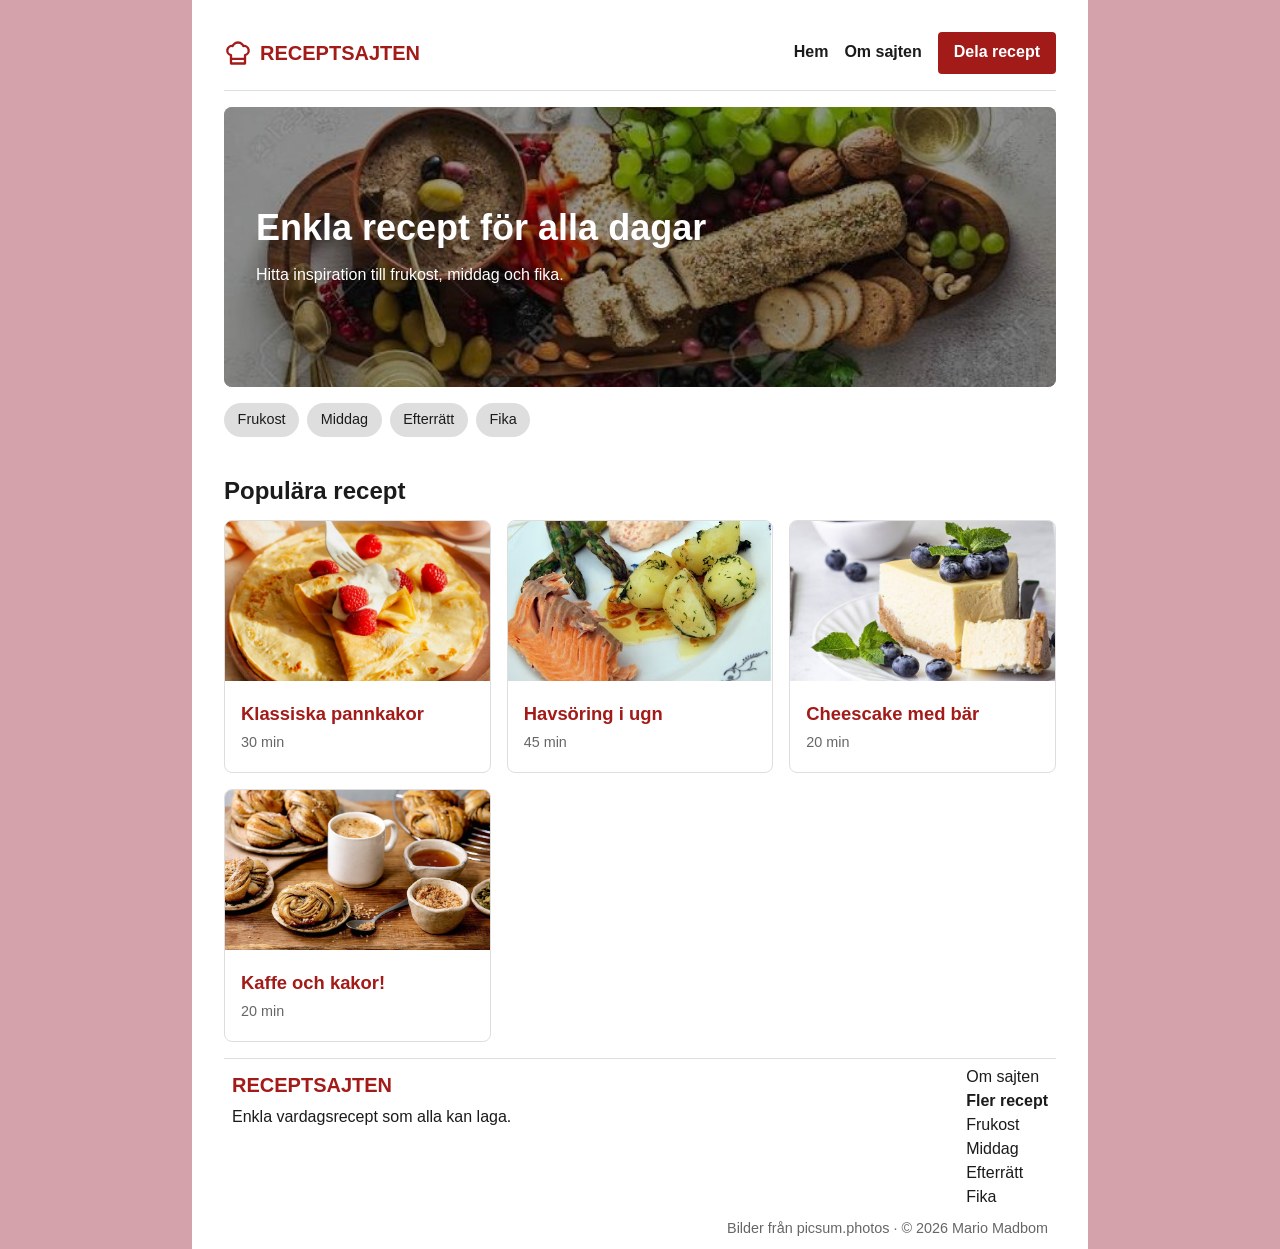
<file: index.html>
<!DOCTYPE html>
<html lang="sv">
  <head>
    <meta charset="UTF-8">
    <meta name="viewport" content="width=device-width, initial-scale=1.0">
    <title>Receptsajten – Enkla vardagsrecept</title>
    <link rel="stylesheet" type="text/css" href="https://seasonal-css.incoherency.co.uk/seasonal.css">
    <link rel="stylesheet" href="styles.css">
  </head>
  <body>
    <!-- Skip link -->
    <a href="#main-content" class="skip-link">Hoppa till huvudinnehåll</a>
    <div class="content-wrapper">
      <header class="site-header">

        <a class="logo">
        <svg width="28" height="28" viewBox="0 0 24 24" fill="none" stroke="currentColor" stroke-width="2" stroke-linecap="round" stroke-linejoin="round" aria-hidden="true">
          <path d="M6 13.87A4 4 0 0 1 7.41 6a5.11 5.11 0 0 1 1.05-1.54 5 5 0 0 1 7.08 0A5.11 5.11 0 0 1 16.59 6 4 4 0 0 1 18 13.87V21H6Z"/>
          <line x1="6" y1="17" x2="18" y2="17"/>
        </svg>
        <span>RECEPT<strong>SAJTEN</strong></span></a>

        <nav aria-label="Huvudmeny">
          <a href="index.html">Hem</a>
          <a href="#">Om sajten</a>
          <a href="dela-recept.html" class="button">Dela recept</a>
        </nav>
      </header>

      <main id="main-content" tabindex="-1">
        <!-- Site-sektion (Bild med rubrik ovanpå) -->
        <section class="site" aria-labelledby="site-rubrik">
          <img src="Image/bild4.jfif" alt="Matbord med frukost och kaffe">
          <div class="site-overlay">
            <h1 id="site-rubrik">Enkla recept för alla dagar</h1>
            <p>Hitta inspiration till frukost, middag och fika.</p>
          </div>
        </section>

        <nav class="dish-list" aria-label="Kategorier">
          <a href="#" class="dish">Frukost</a>
          <a href="#" class="dish">Middag</a>
          <a href="#" class="dish">Efterrätt</a>
          <a href="#" class="dish">Fika</a>
        </nav>

        <!-- Receptkort -->
        <section aria-labelledby="populara-rubrik">
          <h2 id="populara-rubrik">Populära recept</h2>
          <div class="recipe-grid">
            
            <!-- Kort 1 -->
            <article class="recipe-card">
              <img src="Image/bild1.jpg" alt="Nygräddade pannkakor">
              <div class="card-content">
                <h3><a href="pannkakor.html">Klassiska pannkakor</a></h3>
                <p class="meta">30 min</p>
              </div>
            </article>

            <!-- Kort 2 -->
            <article class="recipe-card">
              <img src="Image/bild5.jpg" alt="Havsöring i ugn">
              <div class="card-content">
                <h3><a href="#">Havsöring i ugn</a></h3>
                <p class="meta">45 min</p>
              </div>
            </article>

            <!-- Kort 3 -->
            <article class="recipe-card">
              <img src="Image/bild6.jfif" alt="Cheescake med bär">
              <div class="card-content">
                <h3><a href="#">Cheescake med bär</a></h3>
                <p class="meta">20 min</p>
              </div>
            </article>

            <!-- Kort 4 -->
            <article class="recipe-card">
              <img src="Image/bild7.jpg" alt="Kaffe och kakor">
              <div class="card-content">
                <h3><a href="#">Kaffe och kakor!</a></h3>
                <p class="meta">20 min</p>
              </div>
            </article>

          </div>
        </section>
      </main>
      
      <footer>
      <div class="footer-left">
        <a href="index.html" class="logo">
          <span>RECEPT<strong>SAJTEN</strong></span>
        </a>
        <p>Enkla vardagsrecept som alla kan laga.</p>
      </div>

      <div class="footer-right">
        <a href="#">Om sajten</a>
        <p class="footer-heading">Fler recept</p>
        <a href="#" class="dish">Frukost</a>
        <a href="#" class="dish">Middag</a>
        <a href="#" class="dish">Efterrätt</a>
        <a href="#" class="dish">Fika</a>
      </div>

      <p class="footer-credits">Bilder från picsum.photos · © 2026 Mario Madbom</p>
    </footer>
    </div>
  </body>
</html>
</file>
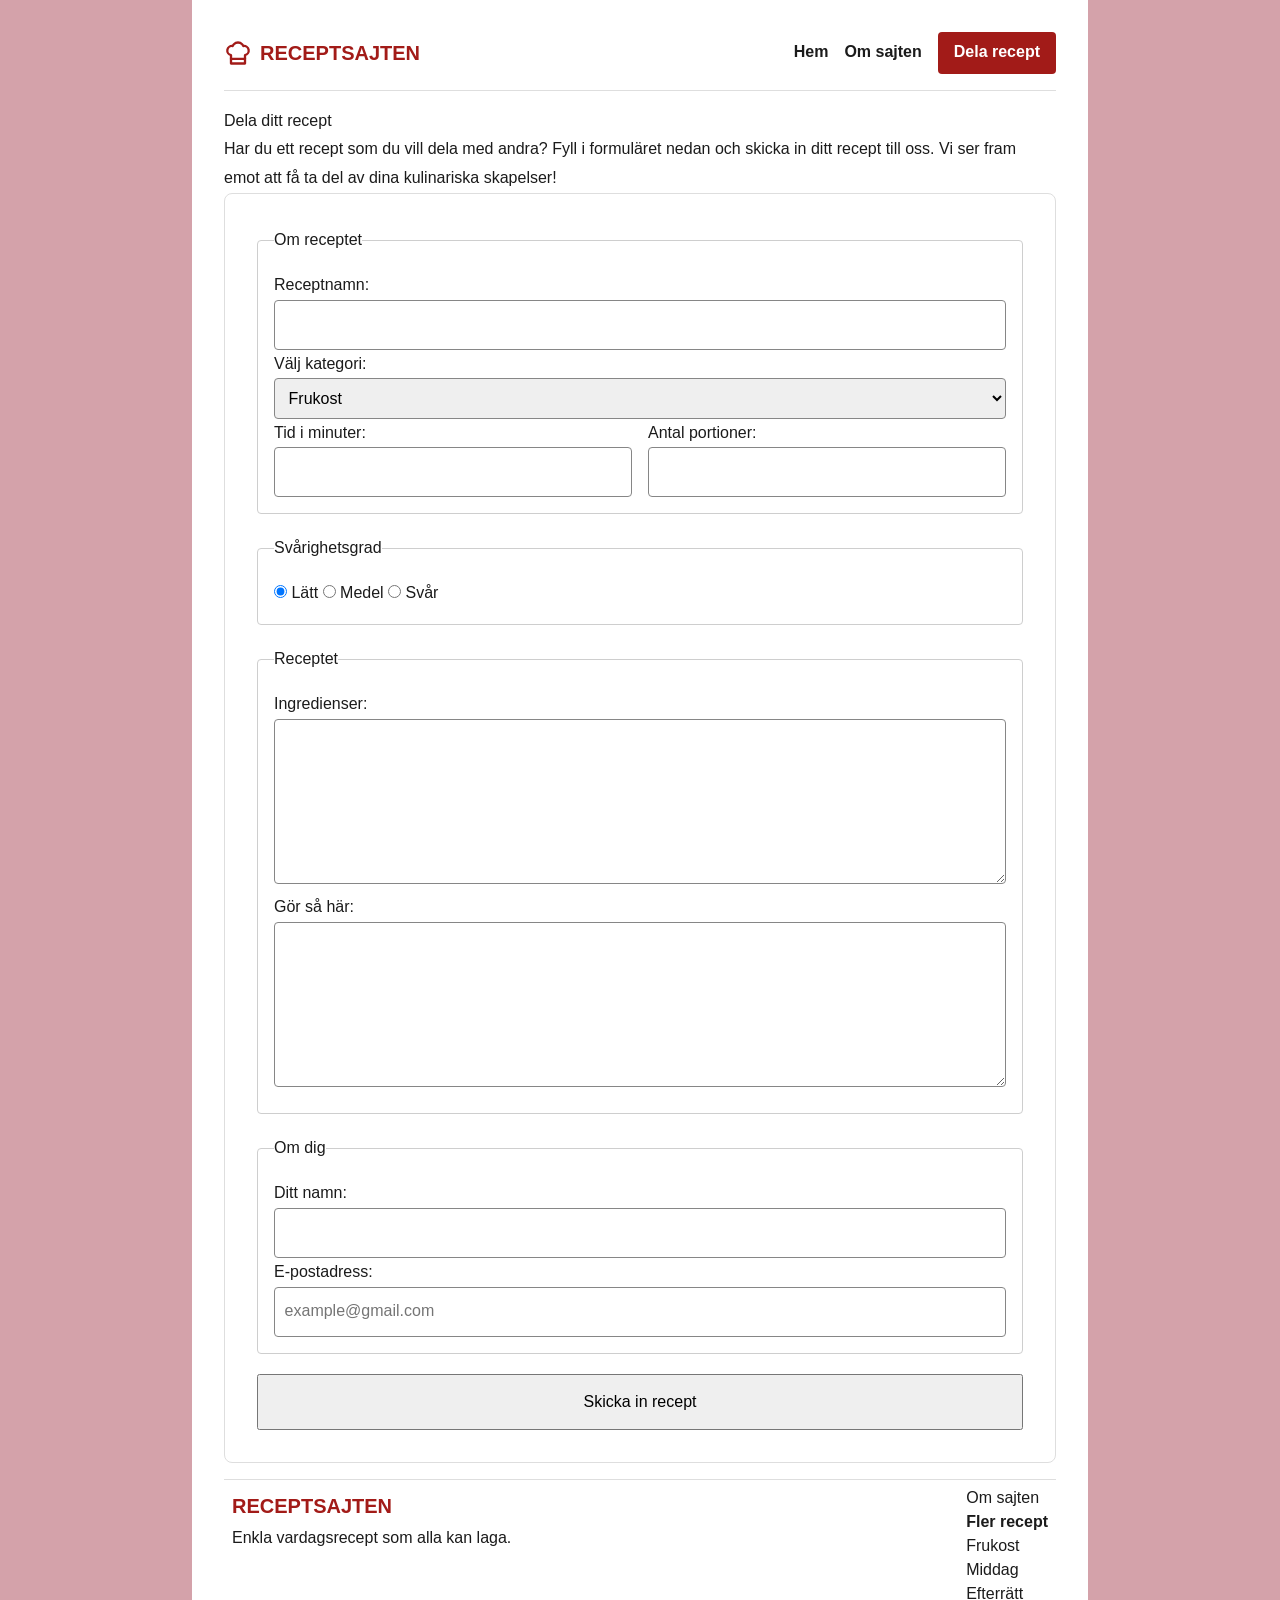
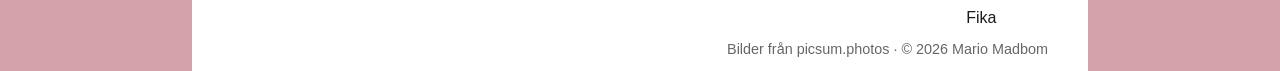
<file: dela-recept.html>
<!DOCTYPE html>
<html lang="sv">
  <head>
    <meta charset="UTF-8">
    <meta name="viewport" content="width=device-width, initial-scale=1.0">
    <title>Receptsajten – Enkla vardagsrecept</title>
    <link rel="stylesheet" type="text/css" href="https://seasonal-css.incoherency.co.uk/seasonal.css">
    <link rel="stylesheet" href="styles.css">
  </head>
  <body>
    <!-- Skip link -->
    <a href="#main-content" class="skip-link">Hoppa till huvudinnehåll</a>
    <div class="content-wrapper">
      <header class="site-header">
        <a class="logo">
        <svg width="28" height="28" viewBox="0 0 24 24" fill="none" stroke="currentColor" stroke-width="2" stroke-linecap="round" stroke-linejoin="round" aria-hidden="true">
            <path d="M6 13.87A4 4 0 0 1 7.41 6a5.11 5.11 0 0 1 1.05-1.54 5 5 0 0 1 7.08 0A5.11 5.11 0 0 1 16.59 6 4 4 0 0 1 18 13.87V21H6Z"/>
            <line x1="6" y1="17" x2="18" y2="17"/>
        </svg>
        <span>RECEPT<strong>SAJTEN</strong></span></a>

        <nav aria-label="Huvudmeny">
          <a href="index.html">Hem</a>
          <a href="#">Om sajten</a>
          <a href="dela-recept.html" class="button">Dela recept</a>
      </nav>
      </header>
            
      <main id="main-content">
        <h1>Dela ditt recept</h1>
        <p>Har du ett recept som du vill dela med andra? Fyll i formuläret 
          nedan och skicka in ditt recept till oss. Vi ser fram emot att 
          få ta del av dina kulinariska skapelser!</p>
          
        <form action="#" method="get">
              
          <fieldset>
            <legend>Om receptet</legend>
            <div>                        
            <label for="recipe-name">Receptnamn:</label>
            <input type="text" id="recipe-name" name="recipe-name" required>
            </div>

            <div>
              <label for="kategori">Välj kategori:</label>
              <select id="kategori" name="kategori">
              <option value="frukost">Frukost</option>
              <option value="lunch">Lunch</option>
              <option value="middag">Middag</option>
              <option value="dessert">Dessert</option>
              </select>
            </div>

            <div class="form-row">
              <div>
                <label for="prep-time">Tid i minuter:</label>
                <input type="number" id="prep-time" min="1" name="prep-time" required>
              </div>
              <div>
                <label for="portions">Antal portioner:</label>
                <input type="number" id="portions" name="portions" min="1" required>
              </div>
            </div>   
          </fieldset>

          <fieldset>
            <legend>Svårighetsgrad</legend>
            <div>
              <input type="radio" id="easy" name="svårighetsgrad" value="easy" checked>
              <label for="easy">Lätt</label>
              
              <input type="radio" id="intermediate" name="svårighetsgrad" value="intermediate">
              <label for="intermediate">Medel</label>
              
              <input type="radio" id="difficult" name="svårighetsgrad" value="difficult">
              <label for="difficult">Svår</label>
            </div>
          </fieldset>
          
          <fieldset>
            <legend>Receptet</legend>
            <div>
              <label for="ingredients">Ingredienser:</label>
              <textarea id="ingredients" name="ingredients" rows="5" required></textarea>
            </div>
            <div>
              <label for="instructions">Gör så här:</label>
              <textarea id="instructions" name="instructions" rows="5" required></textarea>
            </div>
          </fieldset>
          
          <fieldset>
            <legend>Om dig</legend>
            <div>
              <label for="name">Ditt namn:</label>
              <input type="text" id="name" name="name" required autocomplete="name">  
            </div>
            <div>
              <label for="email">E-postadress:</label>
              <input type="email" id="email" name="email" pattern="[a-z0-9._%+\-]+@[a-z0-9.\-]+\.[a-z]{2,}$" placeholder="example@gmail.com" required autocomplete="email">
            </div>
          </fieldset>
          
          <button type="submit">Skicka in recept</button>
        </form>
      </main>
      <footer>
      <div class="footer-left">
        <a href="index.html" class="logo">
        <span>RECEPT<strong>SAJTEN</strong></span>
        </a>
        <p>Enkla vardagsrecept som alla kan laga.</p>
      </div>

      <div class="footer-right">
        <a href="#">Om sajten</a>
        <p class="footer-heading">Fler recept</p>
        <a href="#" class="dish">Frukost</a>
        <a href="#" class="dish">Middag</a>
        <a href="#" class="dish">Efterrätt</a>
        <a href="#" class="dish">Fika</a>
      </div>

      <p class="footer-credits">Bilder från picsum.photos · © 2026 Mario Madbom</p>
      </footer>
    </div>
  </body>
</html>
</file>
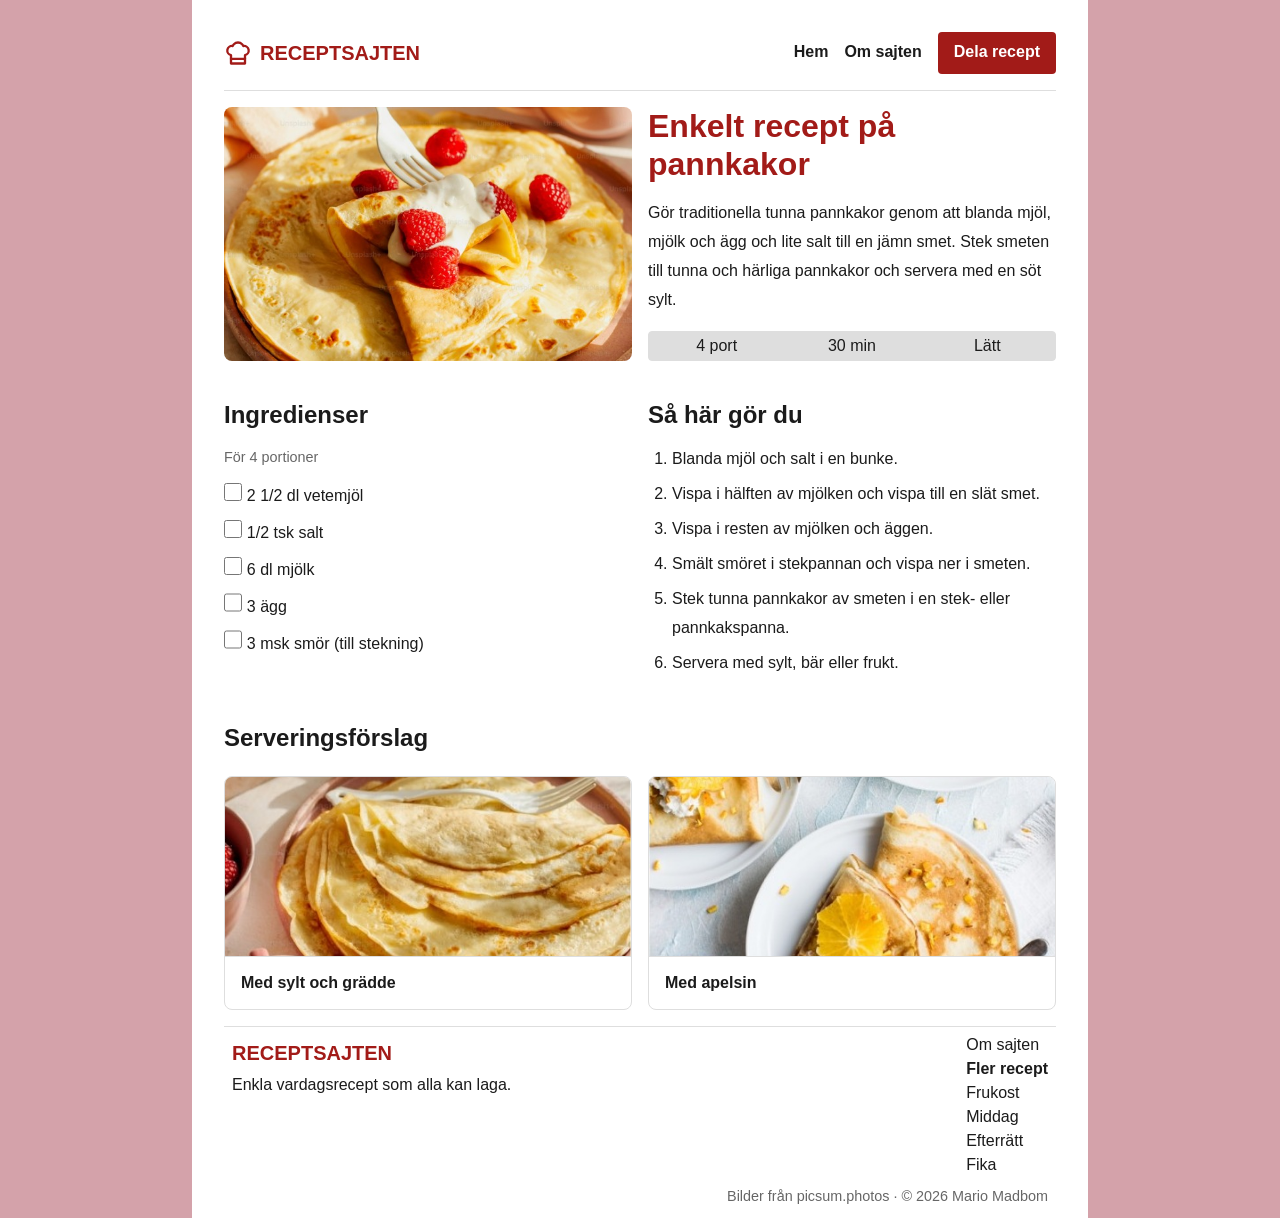
<file: pannkakor.html>
<!DOCTYPE html>
<html lang="sv">
<head>
  <meta charset="UTF-8">
  <meta name="viewport" content="width=device-width, initial-scale=1.0">
  <title>Enkelt recept på pannkakor – Receptsajten</title>
  <link rel="stylesheet" type="text/css" href="https://seasonal-css.incoherency.co.uk/seasonal.css">
  <link rel="stylesheet" href="styles.css">
</head>
<body>
  <a href="#main-content" class="skip-link">Hoppa till huvudinnehåll</a>
  
  <div class="content-wrapper">
  <header class="site-header">
    <a class="logo">
    <svg width="28" height="28" viewBox="0 0 24 24" fill="none" stroke="currentColor" stroke-width="2" stroke-linecap="round" stroke-linejoin="round" aria-hidden="true">
        <path d="M6 13.87A4 4 0 0 1 7.41 6a5.11 5.11 0 0 1 1.05-1.54 5 5 0 0 1 7.08 0A5.11 5.11 0 0 1 16.59 6 4 4 0 0 1 18 13.87V21H6Z"/>
        <line x1="6" y1="17" x2="18" y2="17"/>
    </svg>
    <span>RECEPT<strong>SAJTEN</strong></span>
    </a>
    
    <nav aria-label="Huvudmeny">
      <a href="index.html">Hem</a>
      <a href="#">Om sajten</a>
      <a href="dela-recept.html" class="button">Dela recept</a>
    </nav>
  </header>

  <main id="main-content" tabindex="-1">
    <div class="recipe-layout">
      <div class="hero-image">
        <img src="Image/bild1.jpg" alt="Nygräddade pannkakor">
      </div>

      <div class="hero-info">
        <h1 class="Rubrik">Enkelt recept på pannkakor</h1>
        <p>Gör traditionella tunna pannkakor genom att blanda mjöl, mjölk och ägg och lite salt till en jämn smet. Stek smeten till tunna och härliga pannkakor och servera med en söt sylt.
        </p>

        <div class="recipe-facts">
          <div>4 port</div>
          <div>30 min</div>
          <div>Lätt</div>
        </div>
      </div>

      <!-- Ingredienser -->
      <section class="info" aria-labelledby="ingredienser-rubrik">
        <h2 id="ingredienser-rubrik">Ingredienser</h2>
        <p class="meta">För 4 portioner</p>
        <ul class="ingredient-list">
          <li><label><input type="checkbox"> 2 1/2 dl vetemjöl</label></li>
          <li><label><input type="checkbox"> 1/2 tsk salt</label></li>
          <li><label><input type="checkbox"> 6 dl mjölk</label></li>
          <li><label><input type="checkbox"> 3 ägg</label></li>
          <li><label><input type="checkbox"> 3 msk smör (till stekning)</label></li>
        </ul>
      </section>

      <!-- Så här gör du -->
      <section class="info" aria-labelledby="gor-sa-har-rubrik">
        <h2 id="gor-sa-har-rubrik">Så här gör du</h2>
        <ol>
          <li>Blanda mjöl och salt i en bunke.</li>
          <li>Vispa i hälften av mjölken och vispa till en slät smet.</li>
          <li>Vispa i resten av mjölken och äggen.</li>
          <li>Smält smöret i stekpannan och vispa ner i smeten.</li>
          <li>Stek tunna pannkakor av smeten i en stek- eller pannkakspanna.</li>
          <li>Servera med sylt, bär eller frukt.</li>
        </ol>
      </section>

      <!-- Serveringsförslag -->
      <h2 class="serving-heading">Serveringsförslag</h2>

      <figure class="serving-card">
        <img src="Image/bild2.jpg" alt="Pannkakor med sylt och grädde">
        <figcaption>Med sylt och grädde</figcaption>
      </figure>

      <figure class="serving-card">
        <img src="Image/bild3.jpg" alt="Pannkakor med apelsin">
        <figcaption>Med apelsin</figcaption>
      </figure>
    </div>
  </main>
  <footer>
  <div class="footer-left">
    <a href="index.html" class="logo">
      <span>RECEPT<strong>SAJTEN</strong></span>
    </a>
    <p>Enkla vardagsrecept som alla kan laga.</p>
  </div>

  <div class="footer-right">
    <a href="#">Om sajten</a>
    <p class="footer-heading">Fler recept</p>
    <a href="#" class="dish">Frukost</a>
    <a href="#" class="dish">Middag</a>
    <a href="#" class="dish">Efterrätt</a>
    <a href="#" class="dish">Fika</a>
  </div>

  <p class="footer-credits">Bilder från picsum.photos · © 2026 Mario Madbom</p>
</footer>
  </div>
</body>
</html>
</file>
<file: styles.css>
:root {
  --color-bg: var(--seasonal-bg, oklch(76% 0.06 7.8));
  --color-surface: oklch(100% 0.00011 271.152);
  --color-primary:  oklch(46% 0.17 28);
  --color-text: oklch(22% 0.00003 271);
  --color-muted: oklch(51% 0.00006 271);
  --color-panel: oklch(90% 0.0001 271);
  --color-border: oklch(90% 0.0001 271);
  --main-font: 'Droid Sans', Arial, sans-serif;
  --radius-sm: 0.25rem;
  --radius-md: 0.5rem;
  --space-sm: 0.5rem;
  --space-md: 1rem;
  --space-lg: 2rem;
}

*,
*::before,
*::after {
  box-sizing: border-box;
  margin: 0;
  padding: 0;
  font: inherit;
}

.logo {
  font-weight: bold;
  font-size: 1.25rem;
  color: var(--color-primary);
  text-decoration: none;
}

.meta {
  color: var(--color-muted);
  font-size: 0.9rem;
}

body {
  background-color: var(--color-bg);
  color: var(--color-text);
  line-height: 1.8;
  font-family: var(--main-font);
  display: flex;
  flex-direction: column;
  min-height: 100vh;

  & h2 {
    font-size: 1.5em;
    font-weight: bold;
    margin-top: var(--space-md);
    margin-bottom: var(--space-sm);
  }
}

/* Skip link */
.skip-link {
  position: absolute;
  top: -100px;
  left: var(--space-md);
  z-index: 1000;
  padding: 0.75rem 1.5rem;
  background: var(--color-surface);
  color: var(--color-text);
  font-weight: 700;
  border: 2px solid var(--color-bg);
  border-radius: var(--radius-sm);

  &:focus {
    top: var(--space-md);
  }
}

a:focus-visible,
button:focus-visible,
input:focus-visible 
select:focus-visible,
textarea:focus-visible {
  outline: 3px solid var(--color-primary);
  outline-offset: 3px;
}

[tabindex]:focus {
  outline: 2px solid var(--color-primary);
}

.site-header{
  padding-bottom: var(--space-md);
  margin-bottom: var(--space-md);
  border-bottom: 1px solid var(--color-border);
  display: flex;
  justify-content: space-between;
  align-items: center;
  flex-wrap: wrap;
  gap: var(--space-sm);

  & .logo {
    display: flex;
    align-items: center;
    gap: 0.5rem;
  }

  & nav {
    display: flex;
    align-items: center;
    gap: var(--space-md);

    & a:not(.button) {
      color: var(--color-text);
      text-decoration: none;
      font-weight: bold;

      &:hover {
        color: var(--color-primary);
        text-decoration: underline;
      }
    }
  }
}

main,
fieldset {
  min-width: 0;
}

.button {
  display: inline-block;
  background-color: var(--color-primary);
  color: var(--color-surface);
  padding: 0.4rem 1rem;
  border-radius: var(--radius-sm);
  text-decoration: none;
  font-weight: bold;
  transition: opacity 0.2s;

  &:hover {
    opacity: 0.9;
  }
}

.content-wrapper {
  background-color: var(--color-surface);
  width: 90%;
  margin: 0 auto;
  padding: var(--space-md); 
  flex: 1;
  display: flex;
  flex-direction: column;
}

/*Startsidan - site */
.site {
  position: relative;
  border-radius: var(--radius-md);
  overflow: hidden;
  margin-bottom: var(--space-md);
  background-color: var(--color-bg);

  & img {
    width: 100%;
    height: 280px;
    object-fit: cover;
    display: block;
    filter: brightness(0.6);
  }

  & .site-overlay {
    position: absolute;
    inset: 0;
    display: flex;
    flex-direction: column;
    justify-content: center;
    padding: var(--space-lg);
    color: var(--color-surface);

    & h1 {
      font-size: clamp(1.5rem, 4vw, 2.25rem);
      font-weight: bold;
      line-height: 1.4;
      margin-bottom: var(--space-sm);
    }
  }
}

.dish-list {
  display: flex;
  flex-wrap: wrap;
  gap: var(--space-sm);
  margin-bottom: var(--space-lg);

  & .dish {
    background-color: var(--color-panel);
    color: var(--color-text);
    padding: 0.25rem 0.85rem;
    border-radius: 999px;
    text-decoration: none;
    font-size: 0.9rem;
    transition: background-color 0.2s, color 0.2s;

    &:hover,
    &.active,
    &[aria-current="page"] {
      background-color: var(--color-primary);
      color: var(--color-surface);
      font-weight: bold;
    }
  }
}

.recipe-grid {
  display: grid;
  grid-template-columns: repeat(auto-fill, minmax(220px, 1fr));
  gap: var(--space-md);
}

.recipe-card {
  border: 1px solid var(--color-border);
  border-radius: var(--radius-md);
  overflow: hidden;
  background-color: var(--color-surface);
  transition: transform 0.2s;

  &:hover {
    transform: translateY(-3px);
  }

  & img {
    width: 100%;
    height: 160px;
    object-fit: cover;
    display: block;
  }

  & .card-content {
    padding: var(--space-md);

    & h3 a {
      color: var(--color-primary);
      text-decoration: none;
      font-weight: bold;
      font-size: 1.15rem;

      &:hover {
        text-decoration: underline;
      }
    }
  }
}

/* Receptsidan */
.recipe-layout {
  display: grid;
  grid-template-columns: 1fr;
  gap: var(--space-md);
}

.hero-image img {
  width: 100%;
  height: 100%;
  max-height: 320px;
  object-fit: cover;
  border-radius: var(--radius-md);
  display: block;
}
.hero-info {
  display: flex;
  flex-direction: column;
  justify-content: space-between;
  gap: var(--space-md);
}

.Rubrik {
  font-size: clamp(1.25rem, 5vw, 2rem);
  font-weight: bold;
  line-height: 1.2;
  color: var(--color-primary);
}

.recipe-facts {
  display: grid;
  grid-template-columns: repeat(3, 1fr);
  border: 1px solid var(--color-border);
  border-radius: var(--radius-sm);
  background-color: var(--color-panel);
  text-align: center;
  margin-top: auto;
} 

.info {
  color: var(--color-text);

  & ol {
      padding-left: 1.5em;

    & li {
      margin-bottom: 0.4rem;
    }
  }
}

/* Bocka av ingredienser */
.ingredient-list {
  list-style: none;
  margin-top: var(--space-sm);

  & li {
    padding: 0.25rem 0;
    transition: color 0.2s;

    &:has(input:checked) {
      text-decoration: line-through;
      color: var(--color-muted);
    }
  }

   & input[type="checkbox"] {
    width: 1.15rem;
    height: 1.15rem;
    accent-color: var(--color-primary);
    cursor: pointer;
  }
}

.serving-card {
  border: 1px solid var(--color-border);
  border-radius: var(--radius-md);
  overflow: hidden;
  background-color: var(--color-surface);

  & img {
    width: 100%;
    height: 180px;
    object-fit: cover;
    display: block;
    border-bottom: 1px solid var(--color-border);
  }

  & figcaption {
    padding: 0.75rem var(--space-md);
    font-weight: bold;
    color: var(--color-text);
  }
}

footer {
  margin-top: var(--space-md);
  padding: var(--space-sm);
  border-top: 1px solid var(--color-border);
  display: flex;
  justify-content: space-between;
  align-items: flex-start;
  flex-wrap: wrap;
  gap: var(--space-sm);

  & a {
    color: var(--color-text);
    text-decoration: none;

    &:hover {
      color: var(--color-primary);
      text-decoration: underline;
    }
  }

  & .footer-left p {
  max-width: 35ch;
  margin-top: 0.25rem;
  line-height: 1.2;
  }

  & .footer-right {
  display: flex;
  flex-direction: column;
  line-height: 1.3;
  gap: 0.2rem;
  }

  & .footer-heading {
  font-weight: bold;
  }

  & .footer-credits {
  flex-basis: 100%;
  color: var(--color-muted);
  font-size: 0.9rem;
  text-align: right;
  }
}

form {
  display: grid;
  gap: 1.25rem;
  padding: 1rem;
  background: var(--color-surface);
  border: 1px solid var(--color-border);
  border-radius: var(--radius-md);
}

label {
  font-weight: 500;
}

input,
select,
textarea,
button {
  font: inherit;
}

input:not([type="checkbox"], [type="radio"]),
select,
textarea {
  width: 100%;
  padding: 0.6rem;
  border: 1px solid oklch(62% 0.00007 270);
  border-radius: 0.25rem;
}

fieldset {
  border: 1px solid oklch(85% 0.0001 270);
  border-radius: var(--radius-sm);
  padding: 0.75rem;
}

button {
  padding: 0.75rem 1rem;
  cursor: pointer;
}

input:user-invalid,
select:user-invalid,
textarea:user-invalid {
  border-color: oklch(58% 0.20 28);
}

input:user-valid {
  border-color: oklch(50% 0.15 134);
}

.form-row {
  display: grid;
  grid-template-columns: 1fr;
  gap: 1rem; 
}

@media screen and (min-width: 40em) {
   form {
    padding: 2rem;
  }
  
  .form-row {
    grid-template-columns: 1fr 1fr;
  }

  fieldset {
    padding: 1rem;
  }

  .content-wrapper{
    width: 70%;
    padding: 2em;
    padding-bottom: 0;
  }

   .recipe-layout {
    grid-template-columns: 1fr 1fr;
    gap: var(--space-md);
    align-items: start;
  }

  .hero-image,
  .hero-info {
    align-self: stretch;
  }

  .serving-heading {
    grid-column: 1 / -1;
    margin-bottom: 0;
  }
}
</file>
